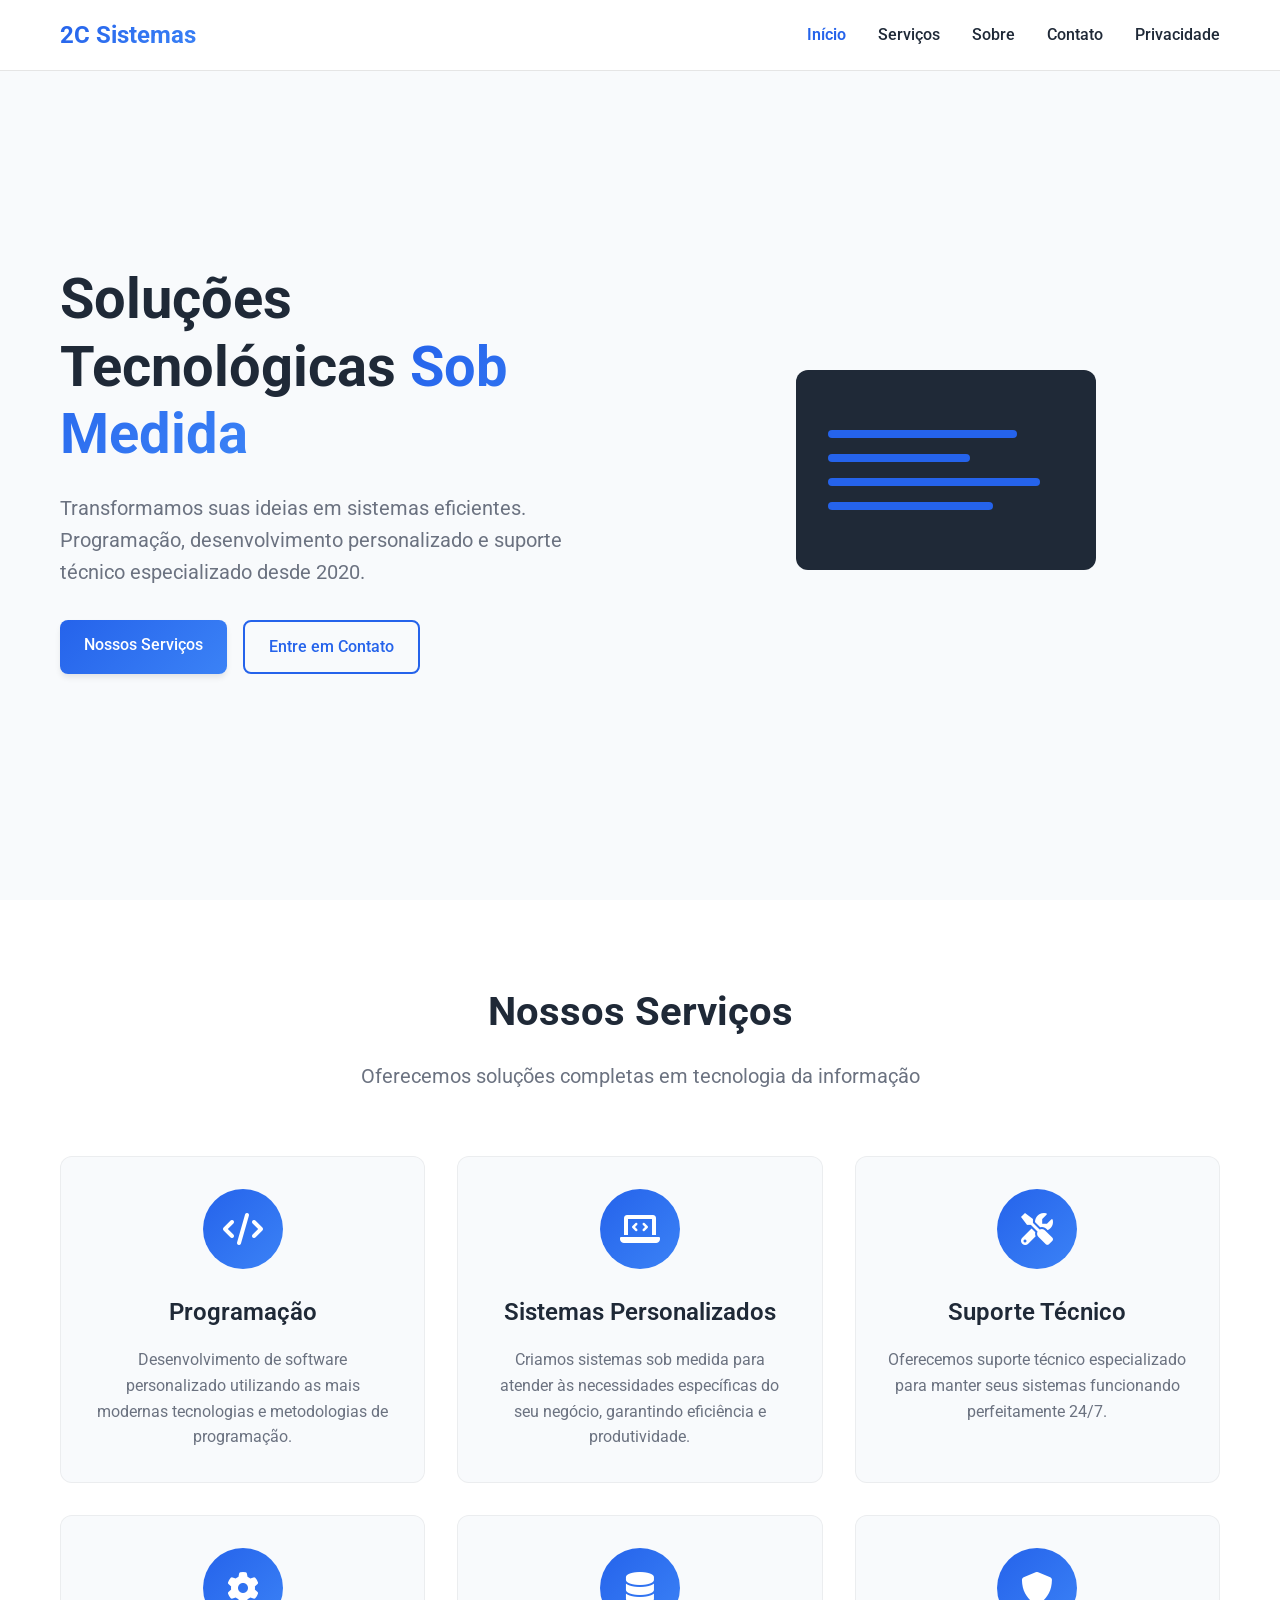
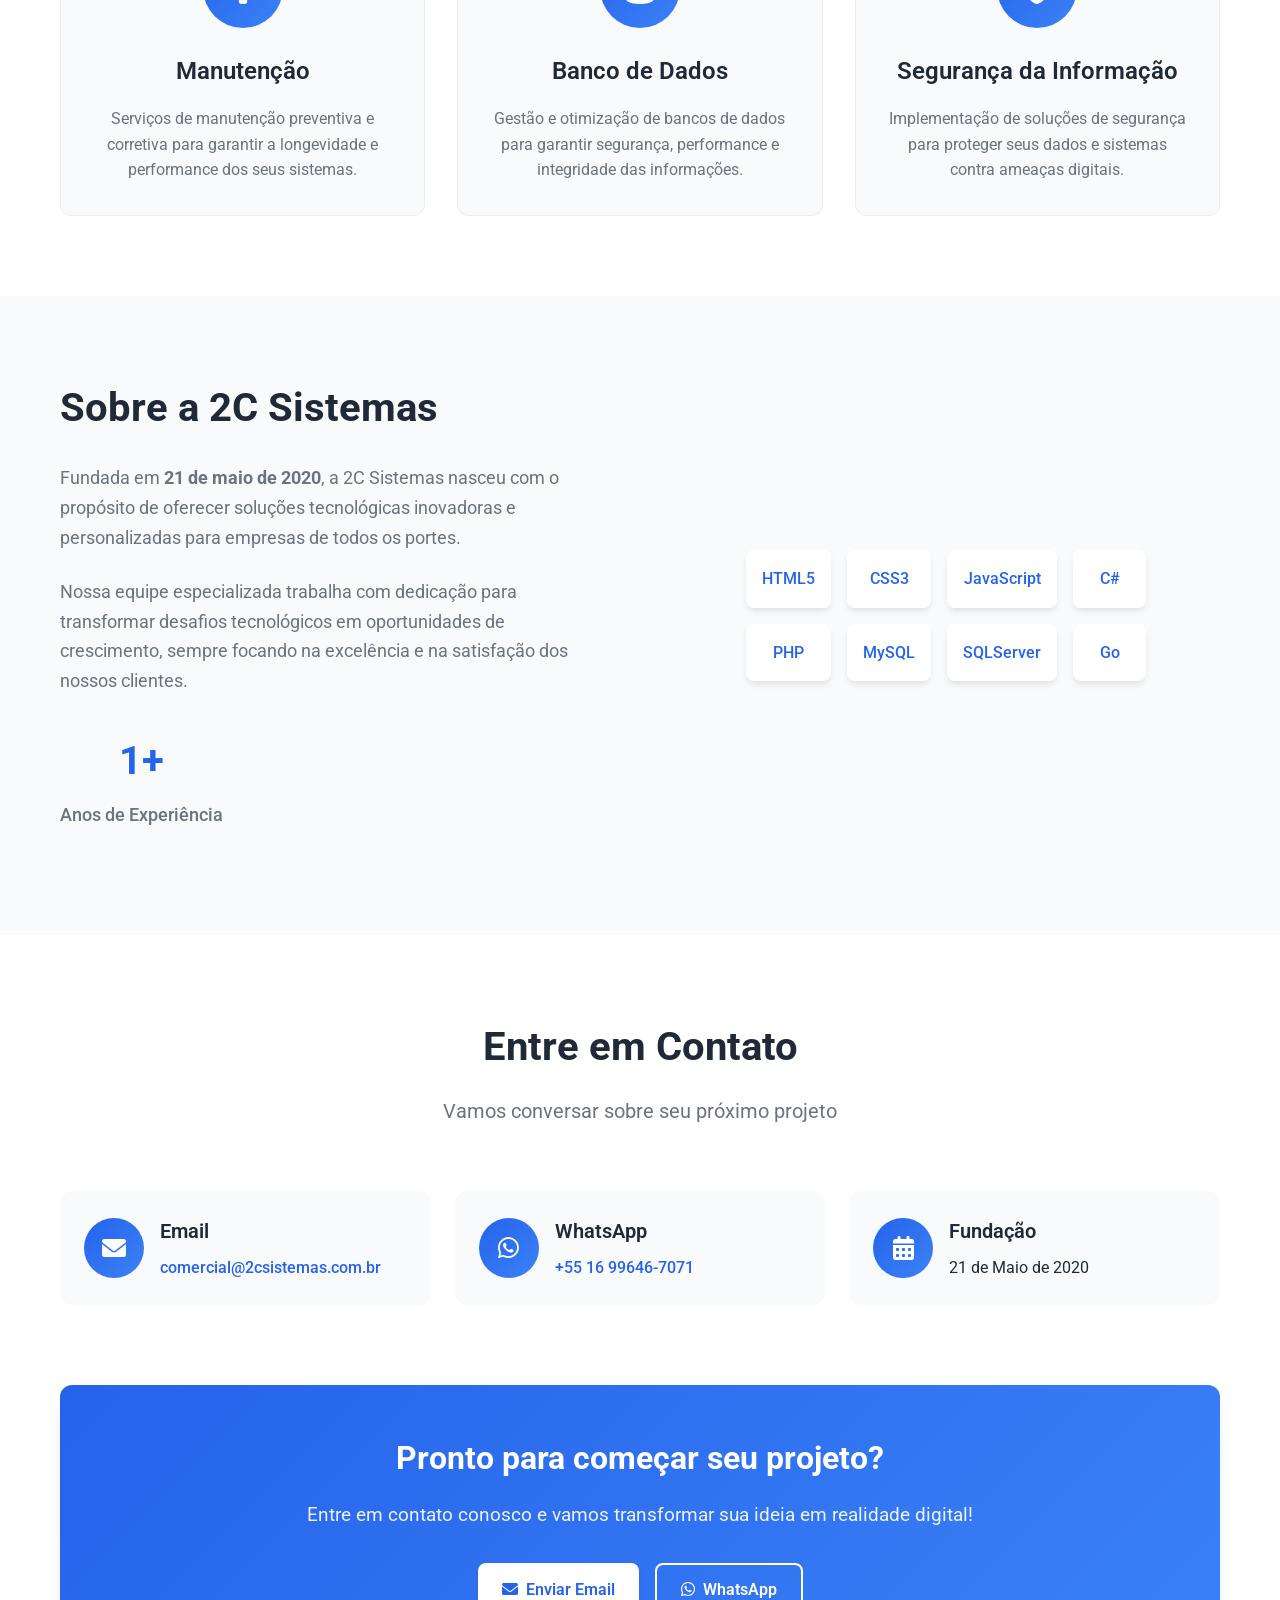
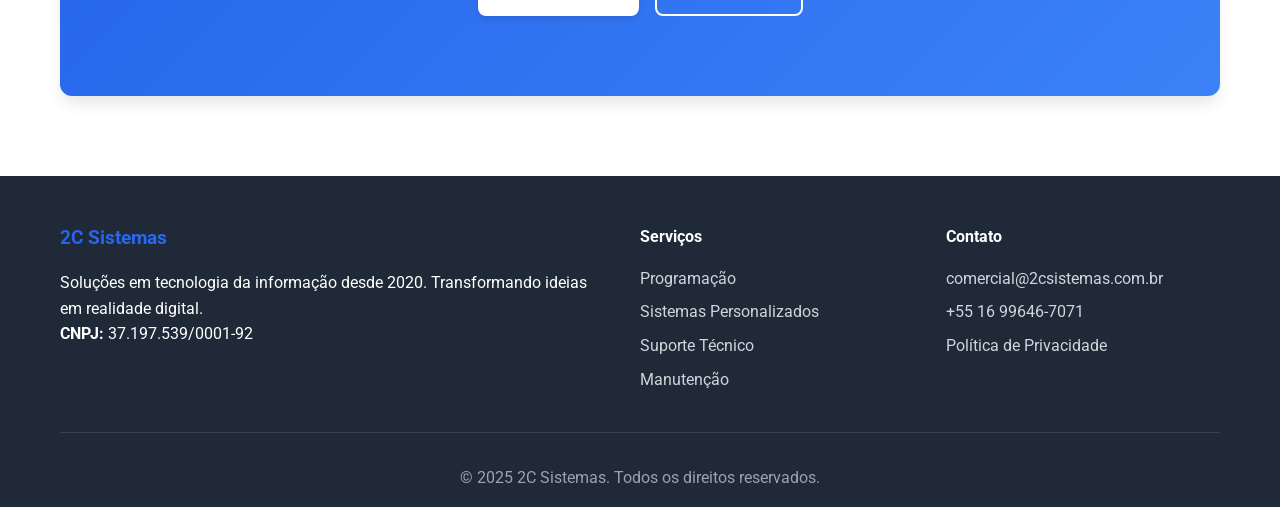
<file: index.html>
<!DOCTYPE html>
<html lang="pt-BR">
<head>
    <meta charset="UTF-8">
    <meta name="viewport" content="width=device-width, initial-scale=1.0">
    <title>2C Sistemas - Soluções em Tecnologia da Informação</title>
    <meta name="description" content="2C Sistemas - Programação, desenvolvimento de sistemas personalizados, suporte técnico e manutenção. Fundada em 2020, oferecemos soluções completas em TI.">
    <link rel="icon" type="image/svg+xml" href="favicon.svg">
    <meta name="theme-color" content="#2563eb">
    <link rel="stylesheet" href="styles.css">
    <link href="https://cdnjs.cloudflare.com/ajax/libs/font-awesome/6.0.0/css/all.min.css" rel="stylesheet">
    <link href="https://fonts.googleapis.com/css2?family=Roboto:wght@300;400;500;700&display=swap" rel="stylesheet">
</head>
<body>
    <!-- Header -->
    <header class="header">
        <nav class="navbar">
            <div class="container">
                <div class="nav-brand">
                    <h2>2C Sistemas</h2>
                </div>
                <ul class="nav-menu">
                    <li><a href="#home">Início</a></li>
                    <li><a href="#services">Serviços</a></li>
                    <li><a href="#about">Sobre</a></li>
                    <li><a href="#contact">Contato</a></li>
                    <li><a href="privacidade.html">Privacidade</a></li>
                </ul>
                <div class="nav-toggle">
                    <span></span>
                    <span></span>
                    <span></span>
                </div>
            </div>
        </nav>
    </header>

    <!-- Hero Section -->
    <section id="home" class="hero">
        <div class="container">
            <div class="hero-content">
                <h1>Soluções Tecnológicas <span>Sob Medida</span></h1>
                <p>Transformamos suas ideias em sistemas eficientes. Programação, desenvolvimento personalizado e suporte técnico especializado desde 2020.</p>
                <div class="hero-buttons">
                    <a href="#services" class="btn btn-primary">Nossos Serviços</a>
                    <a href="#contact" class="btn btn-secondary">Entre em Contato</a>
                </div>
            </div>
            <div class="hero-image">
                <div class="code-animation">
                    <div class="code-line"></div>
                    <div class="code-line"></div>
                    <div class="code-line"></div>
                    <div class="code-line"></div>
                </div>
            </div>
        </div>
    </section>

    <!-- Services Section -->
    <section id="services" class="services">
        <div class="container">
            <h2 class="section-title">Nossos Serviços</h2>
            <p class="section-subtitle">Oferecemos soluções completas em tecnologia da informação</p>
            
            <div class="services-grid">
                <div class="service-card">
                    <div class="service-icon">
                        <i class="fas fa-code"></i>
                    </div>
                    <h3>Programação</h3>
                    <p>Desenvolvimento de software personalizado utilizando as mais modernas tecnologias e metodologias de programação.</p>
                </div>
                
                <div class="service-card">
                    <div class="service-icon">
                        <i class="fas fa-laptop-code"></i>
                    </div>
                    <h3>Sistemas Personalizados</h3>
                    <p>Criamos sistemas sob medida para atender às necessidades específicas do seu negócio, garantindo eficiência e produtividade.</p>
                </div>
                
                <div class="service-card">
                    <div class="service-icon">
                        <i class="fas fa-tools"></i>
                    </div>
                    <h3>Suporte Técnico</h3>
                    <p>Oferecemos suporte técnico especializado para manter seus sistemas funcionando perfeitamente 24/7.</p>
                </div>
                
                <div class="service-card">
                    <div class="service-icon">
                        <i class="fas fa-cog"></i>
                    </div>
                    <h3>Manutenção</h3>
                    <p>Serviços de manutenção preventiva e corretiva para garantir a longevidade e performance dos seus sistemas.</p>
                </div>
                
                <div class="service-card">
                    <div class="service-icon">
                        <i class="fas fa-database"></i>
                    </div>
                    <h3>Banco de Dados</h3>
                    <p>Gestão e otimização de bancos de dados para garantir segurança, performance e integridade das informações.</p>
                </div>
                
                <div class="service-card">
                    <div class="service-icon">
                        <i class="fas fa-shield-alt"></i>
                    </div>
                    <h3>Segurança da Informação</h3>
                    <p>Implementação de soluções de segurança para proteger seus dados e sistemas contra ameaças digitais.</p>
                </div>
            </div>
        </div>
    </section>

    <!-- About Section -->
    <section id="about" class="about">
        <div class="container">
            <div class="about-content">
                <div class="about-text">
                    <h2>Sobre a 2C Sistemas</h2>
                    <p>Fundada em <strong>21 de maio de 2020</strong>, a 2C Sistemas nasceu com o propósito de oferecer soluções tecnológicas inovadoras e personalizadas para empresas de todos os portes.</p>
                    
                    <p>Nossa equipe especializada trabalha com dedicação para transformar desafios tecnológicos em oportunidades de crescimento, sempre focando na excelência e na satisfação dos nossos clientes.</p>
                    
                    <div class="stats">
                        <div class="stat-item">
                            <h3>5+</h3>
                            <p>Anos de Experiência</p>
                        </div>
                    </div>
                </div>
                
                <div class="about-image">
                    <div class="tech-stack">
                        <div class="tech-item">HTML5</div>
                        <div class="tech-item">CSS3</div>
                        <div class="tech-item">JavaScript</div>
                        <div class="tech-item">C#</div>
                        <div class="tech-item">PHP</div>
                        <div class="tech-item">MySQL</div>
                        <div class="tech-item">SQLServer</div>
                        <div class="tech-item">Go</div>
                    </div>
                </div>
            </div>
        </div>
    </section>

    <!-- Contact Section -->
    <section id="contact" class="contact">
        <div class="container">
            <h2 class="section-title">Entre em Contato</h2>
            <p class="section-subtitle">Vamos conversar sobre seu próximo projeto</p>
            
            <div class="contact-content">
                <div class="contact-info">
                    <div class="contact-item">
                        <div class="contact-icon">
                            <i class="fas fa-envelope"></i>
                        </div>
                        <div class="contact-details">
                            <h3>Email</h3>
                            <p><a href="mailto:comercial@2csistemas.com.br">comercial@2csistemas.com.br</a></p>
                        </div>
                    </div>
                    
                    <div class="contact-item">
                        <div class="contact-icon">
                            <i class="fab fa-whatsapp"></i>
                        </div>
                        <div class="contact-details">
                            <h3>WhatsApp</h3>
                            <p><a href="https://wa.me/5516996467071" target="_blank">+55 16 99646-7071</a></p>
                        </div>
                    </div>
                    
                    <div class="contact-item">
                        <div class="contact-icon">
                            <i class="fas fa-calendar-alt"></i>
                        </div>
                        <div class="contact-details">
                            <h3>Fundação</h3>
                            <p>21 de Maio de 2020</p>
                        </div>
                    </div>
                </div>
                
                <div class="contact-cta">
                    <div class="cta-content">
                        <h3>Pronto para começar seu projeto?</h3>
                        <p>Entre em contato conosco e vamos transformar sua ideia em realidade digital!</p>
                        
                        <div class="cta-buttons">
                            <a href="mailto:comercial@2csistemas.com.br" class="btn btn-primary">
                                <i class="fas fa-envelope"></i>
                                Enviar Email
                            </a>
                            <a href="https://wa.me/5516996467071" target="_blank" class="btn btn-secondary">
                                <i class="fab fa-whatsapp"></i>
                                WhatsApp
                            </a>
                        </div>
                    </div>
                </div>
            </div>
        </div>
    </section>

    <!-- Footer -->
    <footer class="footer">
        <div class="container">
            <div class="footer-content">
                <div class="footer-section">
                    <h3>2C Sistemas</h3>
                    <p>Soluções em tecnologia da informação desde 2020. Transformando ideias em realidade digital.</p>
                    <p><strong>CNPJ:</strong> 37.197.539/0001-92</p>
                </div>
                
                <div class="footer-section">
                    <h4>Serviços</h4>
                    <ul>
                        <li><a href="#services">Programação</a></li>
                        <li><a href="#services">Sistemas Personalizados</a></li>
                        <li><a href="#services">Suporte Técnico</a></li>
                        <li><a href="#services">Manutenção</a></li>
                    </ul>
                </div>
                
                <div class="footer-section">
                    <h4>Contato</h4>
                    <ul>
                        <li><a href="mailto:comercial@2csistemas.com.br">comercial@2csistemas.com.br</a></li>
                        <li><a href="https://wa.me/5516996467071">+55 16 99646-7071</a></li>
                        <li><a href="privacidade.html">Política de Privacidade</a></li>
                    </ul>
                </div>
            </div>
            
            <div class="footer-bottom">
                <p>&copy; 2025 2C Sistemas. Todos os direitos reservados.</p>
            </div>
        </div>
    </footer>

    <script src="script.js"></script>
</body>
</html>
</file>
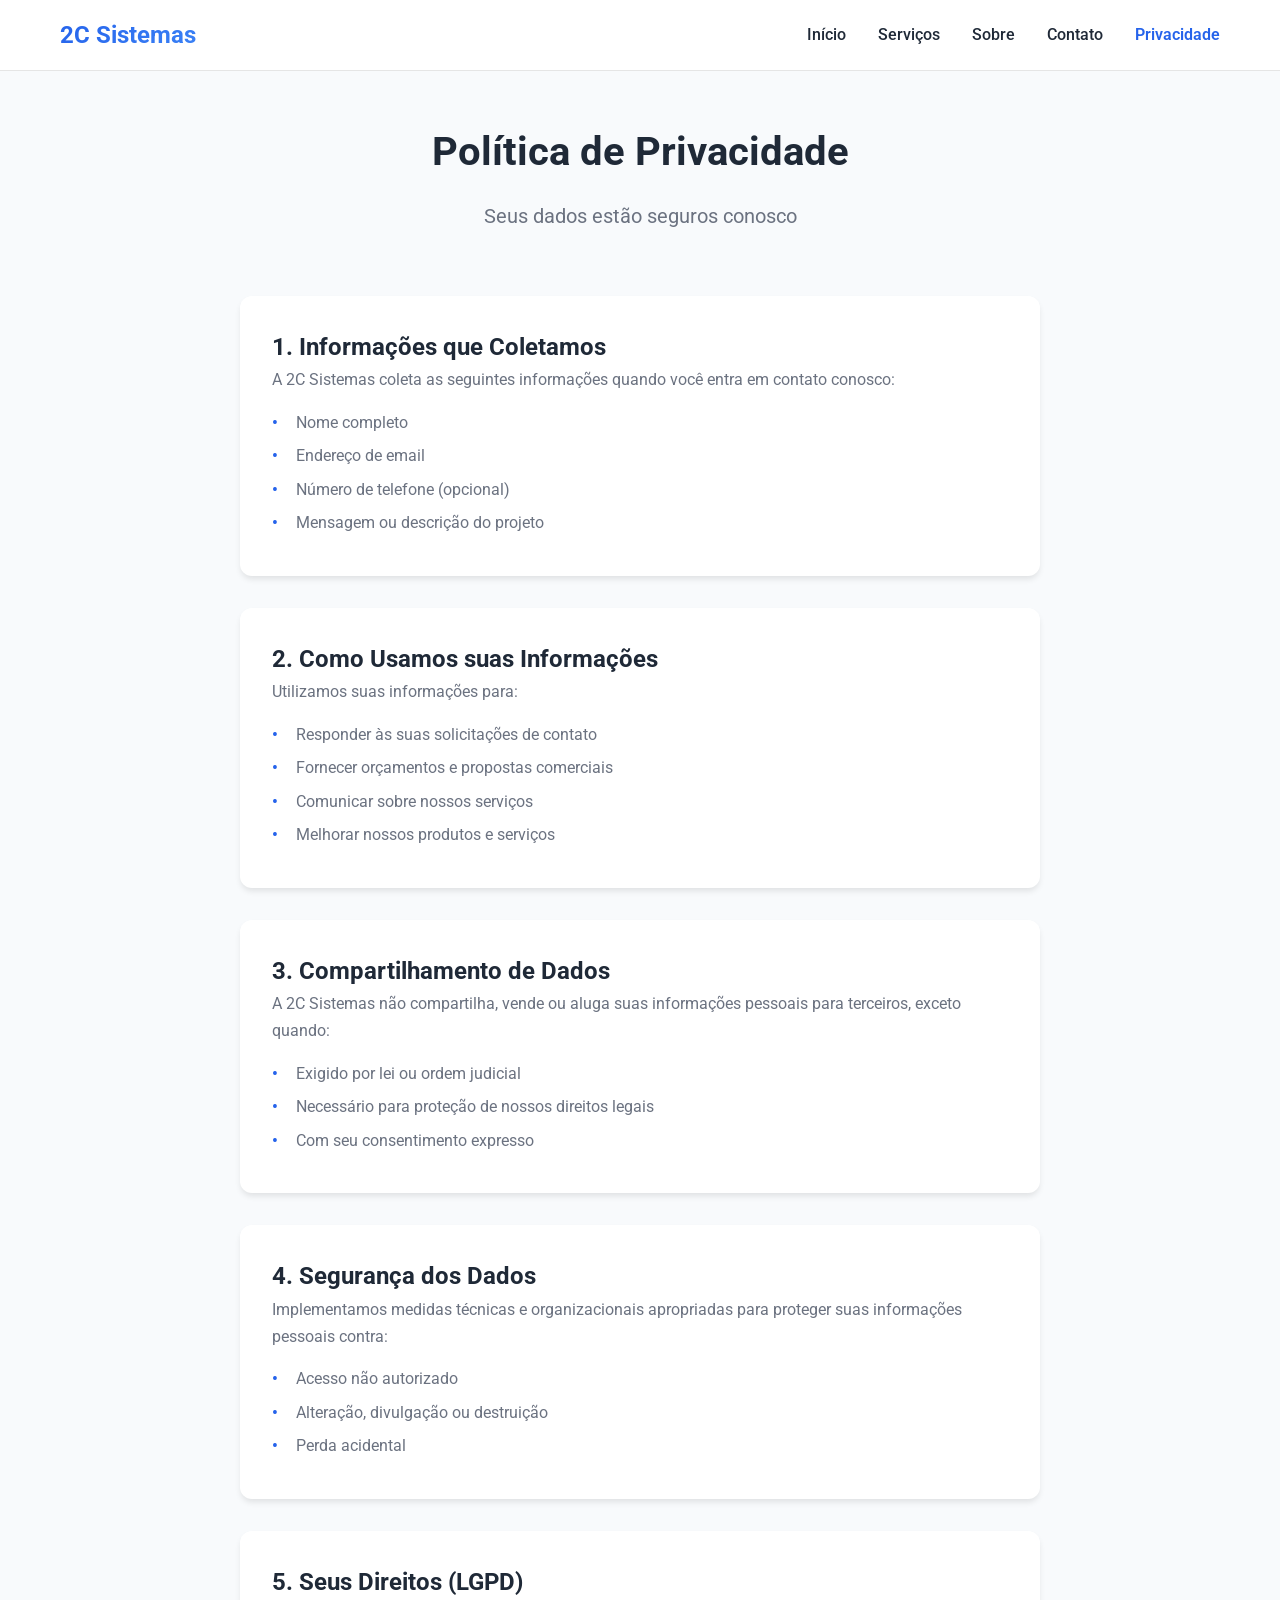
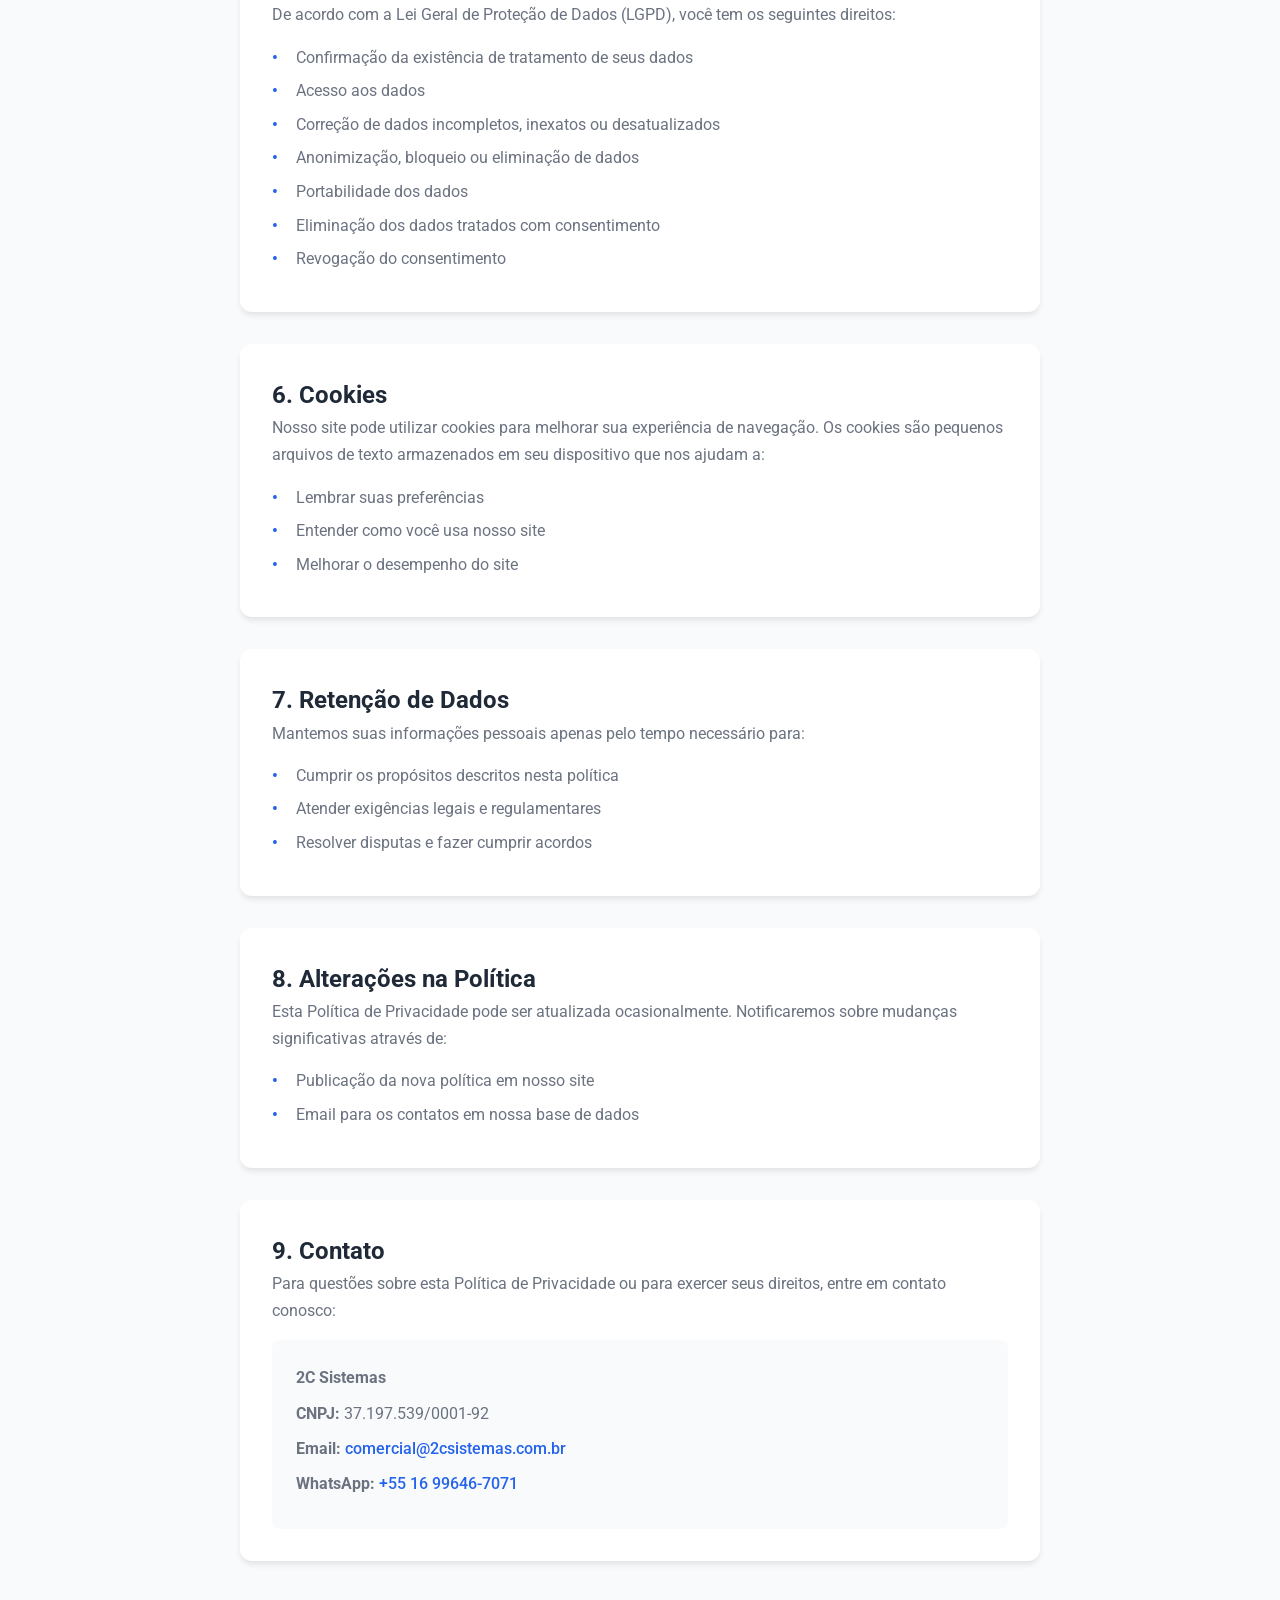
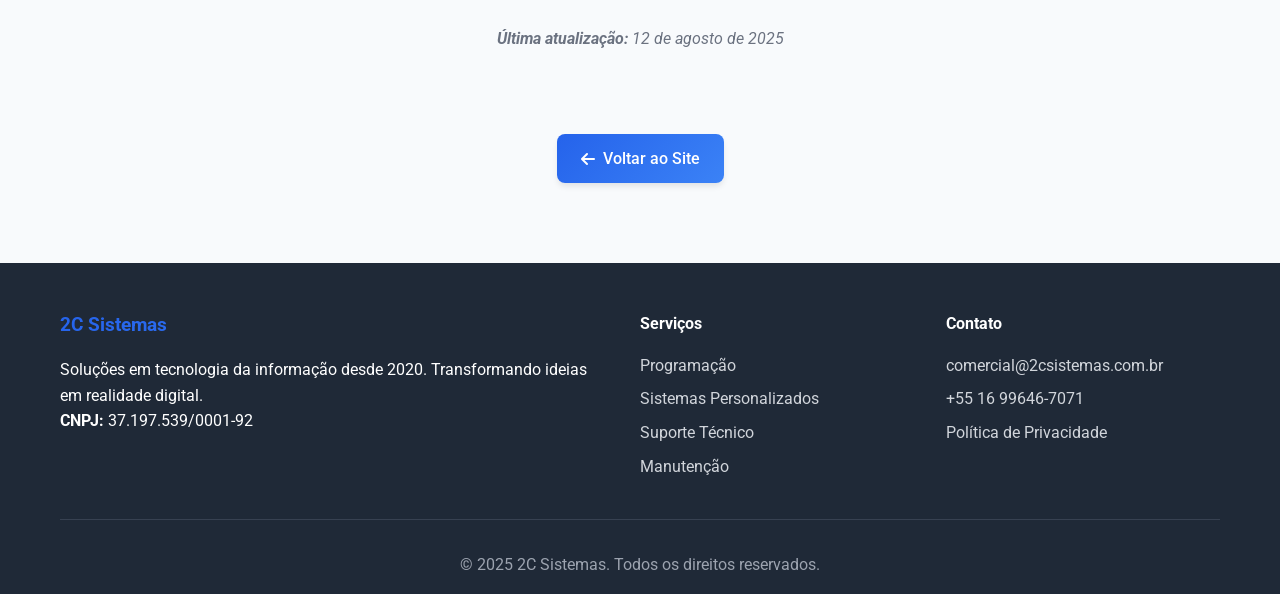
<file: privacidade.html>
<!DOCTYPE html>
<html lang="pt-BR">
<head>
    <meta charset="UTF-8">
    <meta name="viewport" content="width=device-width, initial-scale=1.0">
    <title>Política de Privacidade - 2C Sistemas</title>
    <meta name="description" content="Política de Privacidade da 2C Sistemas - Como protegemos seus dados pessoais em conformidade com a LGPD.">
    <link rel="icon" type="image/svg+xml" href="favicon.svg">
    <meta name="theme-color" content="#2563eb">
    <link rel="stylesheet" href="styles.css">
    <link href="https://cdnjs.cloudflare.com/ajax/libs/font-awesome/6.0.0/css/all.min.css" rel="stylesheet">
    <link href="https://fonts.googleapis.com/css2?family=Roboto:wght@300;400;500;700&display=swap" rel="stylesheet">
</head>
<body>
    <!-- Header -->
    <header class="header">
        <nav class="navbar">
            <div class="container">
                <div class="nav-brand">
                    <h2><a href="index.html">2C Sistemas</a></h2>
                </div>
                <ul class="nav-menu">
                    <li><a href="index.html">Início</a></li>
                    <li><a href="index.html#services">Serviços</a></li>
                    <li><a href="index.html#about">Sobre</a></li>
                    <li><a href="index.html#contact">Contato</a></li>
                    <li><a href="privacidade.html" class="active">Privacidade</a></li>
                </ul>
                <div class="nav-toggle">
                    <span></span>
                    <span></span>
                    <span></span>
                </div>
            </div>
        </nav>
    </header>

    <!-- Privacy Policy Section -->
    <section id="privacy" class="privacy" style="padding-top: 120px;">
        <div class="container">
            <h1 class="section-title">Política de Privacidade</h1>
            <p class="section-subtitle">Seus dados estão seguros conosco</p>
            
            <div class="privacy-content">
                <div class="privacy-section">
                    <h2>1. Informações que Coletamos</h2>
                    <p>A 2C Sistemas coleta as seguintes informações quando você entra em contato conosco:</p>
                    <ul>
                        <li>Nome completo</li>
                        <li>Endereço de email</li>
                        <li>Número de telefone (opcional)</li>
                        <li>Mensagem ou descrição do projeto</li>
                    </ul>
                </div>

                <div class="privacy-section">
                    <h2>2. Como Usamos suas Informações</h2>
                    <p>Utilizamos suas informações para:</p>
                    <ul>
                        <li>Responder às suas solicitações de contato</li>
                        <li>Fornecer orçamentos e propostas comerciais</li>
                        <li>Comunicar sobre nossos serviços</li>
                        <li>Melhorar nossos produtos e serviços</li>
                    </ul>
                </div>

                <div class="privacy-section">
                    <h2>3. Compartilhamento de Dados</h2>
                    <p>A 2C Sistemas não compartilha, vende ou aluga suas informações pessoais para terceiros, exceto quando:</p>
                    <ul>
                        <li>Exigido por lei ou ordem judicial</li>
                        <li>Necessário para proteção de nossos direitos legais</li>
                        <li>Com seu consentimento expresso</li>
                    </ul>
                </div>

                <div class="privacy-section">
                    <h2>4. Segurança dos Dados</h2>
                    <p>Implementamos medidas técnicas e organizacionais apropriadas para proteger suas informações pessoais contra:</p>
                    <ul>
                        <li>Acesso não autorizado</li>
                        <li>Alteração, divulgação ou destruição</li>
                        <li>Perda acidental</li>
                    </ul>
                </div>

                <div class="privacy-section">
                    <h2>5. Seus Direitos (LGPD)</h2>
                    <p>De acordo com a Lei Geral de Proteção de Dados (LGPD), você tem os seguintes direitos:</p>
                    <ul>
                        <li>Confirmação da existência de tratamento de seus dados</li>
                        <li>Acesso aos dados</li>
                        <li>Correção de dados incompletos, inexatos ou desatualizados</li>
                        <li>Anonimização, bloqueio ou eliminação de dados</li>
                        <li>Portabilidade dos dados</li>
                        <li>Eliminação dos dados tratados com consentimento</li>
                        <li>Revogação do consentimento</li>
                    </ul>
                </div>

                <div class="privacy-section">
                    <h2>6. Cookies</h2>
                    <p>Nosso site pode utilizar cookies para melhorar sua experiência de navegação. Os cookies são pequenos arquivos de texto armazenados em seu dispositivo que nos ajudam a:</p>
                    <ul>
                        <li>Lembrar suas preferências</li>
                        <li>Entender como você usa nosso site</li>
                        <li>Melhorar o desempenho do site</li>
                    </ul>
                </div>

                <div class="privacy-section">
                    <h2>7. Retenção de Dados</h2>
                    <p>Mantemos suas informações pessoais apenas pelo tempo necessário para:</p>
                    <ul>
                        <li>Cumprir os propósitos descritos nesta política</li>
                        <li>Atender exigências legais e regulamentares</li>
                        <li>Resolver disputas e fazer cumprir acordos</li>
                    </ul>
                </div>

                <div class="privacy-section">
                    <h2>8. Alterações na Política</h2>
                    <p>Esta Política de Privacidade pode ser atualizada ocasionalmente. Notificaremos sobre mudanças significativas através de:</p>
                    <ul>
                        <li>Publicação da nova política em nosso site</li>
                        <li>Email para os contatos em nossa base de dados</li>
                    </ul>
                </div>

                <div class="privacy-section">
                    <h2>9. Contato</h2>
                    <p>Para questões sobre esta Política de Privacidade ou para exercer seus direitos, entre em contato conosco:</p>
                    <div class="privacy-contact">
                        <p><strong>2C Sistemas</strong></p>
                        <p><strong>CNPJ:</strong> 37.197.539/0001-92</p>
                        <p><strong>Email:</strong> <a href="mailto:comercial@2csistemas.com.br">comercial@2csistemas.com.br</a></p>
                        <p><strong>WhatsApp:</strong> <a href="https://wa.me/5516996467071">+55 16 99646-7071</a></p>
                    </div>
                </div>

                <div class="privacy-footer">
                    <p><strong>Última atualização:</strong> 12 de agosto de 2025</p>
                </div>

                <div class="back-to-home">
                    <a href="index.html" class="btn btn-primary">
                        <i class="fas fa-arrow-left"></i> Voltar ao Site
                    </a>
                </div>
            </div>
        </div>
    </section>

    <!-- Footer -->
    <footer class="footer">
        <div class="container">
            <div class="footer-content">
                <div class="footer-section">
                    <h3>2C Sistemas</h3>
                    <p>Soluções em tecnologia da informação desde 2020. Transformando ideias em realidade digital.</p>
                    <p><strong>CNPJ:</strong> 37.197.539/0001-92</p>
                </div>
                
                <div class="footer-section">
                    <h4>Serviços</h4>
                    <ul>
                        <li><a href="index.html#services">Programação</a></li>
                        <li><a href="index.html#services">Sistemas Personalizados</a></li>
                        <li><a href="index.html#services">Suporte Técnico</a></li>
                        <li><a href="index.html#services">Manutenção</a></li>
                    </ul>
                </div>
                
                <div class="footer-section">
                    <h4>Contato</h4>
                    <ul>
                        <li><a href="mailto:comercial@2csistemas.com.br">comercial@2csistemas.com.br</a></li>
                        <li><a href="https://wa.me/5516996467071">+55 16 99646-7071</a></li>
                        <li><a href="privacidade.html">Política de Privacidade</a></li>
                    </ul>
                </div>
            </div>
            
            <div class="footer-bottom">
                <p>&copy; 2025 2C Sistemas. Todos os direitos reservados.</p>
            </div>
        </div>
    </footer>

    <script src="script.js"></script>
</body>
</html>
</file>
<file: styles.css>
/* Reset e configurações globais */
* {
    margin: 0;
    padding: 0;
    box-sizing: border-box;
}

:root {
    --primary-color: #2563eb;
    --secondary-color: #1e40af;
    --accent-color: #3b82f6;
    --text-color: #1f2937;
    --text-light: #6b7280;
    --background-light: #f8fafc;
    --white: #ffffff;
    --shadow: 0 4px 6px -1px rgba(0, 0, 0, 0.1);
    --shadow-lg: 0 10px 15px -3px rgba(0, 0, 0, 0.1);
    --gradient: linear-gradient(135deg, var(--primary-color), var(--accent-color));
}

body {
    font-family: 'Roboto', sans-serif;
    line-height: 1.6;
    color: var(--text-color);
}

.container {
    max-width: 1200px;
    margin: 0 auto;
    padding: 0 20px;
}

/* Header e Navegação */
.header {
    position: fixed;
    top: 0;
    width: 100%;
    background: rgba(255, 255, 255, 0.95);
    backdrop-filter: blur(10px);
    border-bottom: 1px solid rgba(0, 0, 0, 0.1);
    z-index: 1000;
}

.navbar {
    padding: 1rem 0;
}

.navbar .container {
    display: flex;
    justify-content: space-between;
    align-items: center;
}

.nav-brand h2 {
    background: var(--gradient);
    -webkit-background-clip: text;
    -webkit-text-fill-color: transparent;
    background-clip: text;
    font-weight: 700;
}

.nav-menu {
    display: flex;
    list-style: none;
    gap: 2rem;
}

.nav-menu a {
    text-decoration: none;
    color: var(--text-color);
    font-weight: 500;
    transition: color 0.3s ease;
}

.nav-menu a:hover {
    color: var(--primary-color);
}

.nav-menu a.active {
    color: var(--primary-color);
    font-weight: 600;
}

.nav-brand a {
    text-decoration: none;
    color: inherit;
}

.nav-toggle {
    display: none;
    flex-direction: column;
    cursor: pointer;
}

.nav-toggle span {
    width: 25px;
    height: 3px;
    background: var(--primary-color);
    margin: 3px 0;
    transition: 0.3s;
}

/* Hero Section */
.hero {
    background: var(--background-light);
    padding: 120px 0 80px;
    min-height: 100vh;
    display: flex;
    align-items: center;
}

.hero .container {
    display: grid;
    grid-template-columns: 1fr 1fr;
    gap: 4rem;
    align-items: center;
}

.hero-content h1 {
    font-size: 3.5rem;
    font-weight: 700;
    margin-bottom: 1.5rem;
    line-height: 1.2;
}

.hero-content h1 span {
    background: var(--gradient);
    -webkit-background-clip: text;
    -webkit-text-fill-color: transparent;
    background-clip: text;
}

.hero-content p {
    font-size: 1.25rem;
    color: var(--text-light);
    margin-bottom: 2rem;
}

.hero-buttons {
    display: flex;
    gap: 1rem;
}

.btn {
    display: inline-block;
    padding: 12px 24px;
    border-radius: 8px;
    text-decoration: none;
    font-weight: 500;
    transition: all 0.3s ease;
    border: none;
    cursor: pointer;
}

.btn-primary {
    background: var(--gradient);
    color: var(--white);
    box-shadow: var(--shadow);
}

.btn-primary:hover {
    transform: translateY(-2px);
    box-shadow: var(--shadow-lg);
}

.btn-secondary {
    background: transparent;
    color: var(--primary-color);
    border: 2px solid var(--primary-color);
}

.btn-secondary:hover {
    background: var(--primary-color);
    color: var(--white);
}

/* Hero Animation */
.hero-image {
    display: flex;
    justify-content: center;
    align-items: center;
}

.code-animation {
    background: var(--text-color);
    border-radius: 12px;
    padding: 2rem;
    width: 300px;
    height: 200px;
    display: flex;
    flex-direction: column;
    justify-content: center;
    gap: 1rem;
}

.code-line {
    height: 8px;
    background: var(--primary-color);
    border-radius: 4px;
    animation: typing 2s infinite alternate;
}

.code-line:nth-child(1) {
    width: 80%;
    animation-delay: 0s;
}

.code-line:nth-child(2) {
    width: 60%;
    animation-delay: 0.5s;
}

.code-line:nth-child(3) {
    width: 90%;
    animation-delay: 1s;
}

.code-line:nth-child(4) {
    width: 70%;
    animation-delay: 1.5s;
}

@keyframes typing {
    0% {
        opacity: 0.3;
        transform: scaleX(0.8);
    }
    100% {
        opacity: 1;
        transform: scaleX(1);
    }
}

/* Sections */
section {
    padding: 80px 0;
}

.section-title {
    text-align: center;
    font-size: 2.5rem;
    font-weight: 700;
    margin-bottom: 1rem;
    color: var(--text-color);
}

.section-subtitle {
    text-align: center;
    font-size: 1.25rem;
    color: var(--text-light);
    margin-bottom: 4rem;
}

/* Services Section */
.services {
    background: var(--white);
}

.services-grid {
    display: grid;
    grid-template-columns: repeat(auto-fit, minmax(350px, 1fr));
    gap: 2rem;
}

.service-card {
    background: var(--background-light);
    padding: 2rem;
    border-radius: 12px;
    text-align: center;
    transition: transform 0.3s ease, box-shadow 0.3s ease;
    border: 1px solid rgba(0, 0, 0, 0.05);
}

.service-card:hover {
    transform: translateY(-5px);
    box-shadow: var(--shadow-lg);
}

.service-icon {
    width: 80px;
    height: 80px;
    background: var(--gradient);
    border-radius: 50%;
    display: flex;
    align-items: center;
    justify-content: center;
    margin: 0 auto 1.5rem;
}

.service-icon i {
    font-size: 2rem;
    color: var(--white);
}

.service-card h3 {
    font-size: 1.5rem;
    font-weight: 600;
    margin-bottom: 1rem;
    color: var(--text-color);
}

.service-card p {
    color: var(--text-light);
    line-height: 1.6;
}

/* About Section */
.about {
    background: var(--background-light);
}

.about-content {
    display: grid;
    grid-template-columns: 1fr 1fr;
    gap: 4rem;
    align-items: center;
}

.about-text h2 {
    font-size: 2.5rem;
    font-weight: 700;
    margin-bottom: 1.5rem;
    color: var(--text-color);
}

.about-text p {
    font-size: 1.1rem;
    color: var(--text-light);
    margin-bottom: 1.5rem;
    line-height: 1.7;
}

.stats {
    display: flex;
    gap: 2rem;
    margin-top: 2rem;
}

.stat-item {
    text-align: center;
}

.stat-item h3 {
    font-size: 2.5rem;
    font-weight: 700;
    color: var(--primary-color);
    margin-bottom: 0.5rem;
}

.stat-item p {
    color: var(--text-light);
    font-weight: 500;
}

/* Tech Stack Animation */
.about-image {
    display: flex;
    justify-content: center;
    align-items: center;
}

.tech-stack {
    display: grid;
    grid-template-columns: repeat(4, 1fr);
    gap: 1rem;
    max-width: 400px;
}

.tech-item {
    background: var(--white);
    padding: 1rem;
    border-radius: 8px;
    text-align: center;
    font-weight: 500;
    color: var(--primary-color);
    box-shadow: var(--shadow);
    transition: transform 0.3s ease;
    animation: float 3s ease-in-out infinite;
}

.tech-item:nth-child(odd) {
    animation-delay: 0.5s;
}

.tech-item:hover {
    transform: scale(1.05);
}

@keyframes float {
    0%, 100% {
        transform: translateY(0px);
    }
    50% {
        transform: translateY(-10px);
    }
}

/* Contact Section */
.contact {
    background: var(--white);
}

.contact-content {
    display: block;
}

.contact-info {
    display: grid;
    grid-template-columns: repeat(auto-fit, minmax(300px, 1fr));
    gap: 1.5rem;
    margin-bottom: 3rem;
}

.contact-item {
    display: flex;
    align-items: center;
    gap: 1rem;
    margin-bottom: 2rem;
    padding: 1.5rem;
    background: var(--background-light);
    border-radius: 12px;
    transition: transform 0.3s ease;
}

.contact-item:hover {
    transform: translateX(5px);
}

.contact-icon {
    width: 60px;
    height: 60px;
    background: var(--gradient);
    border-radius: 50%;
    display: flex;
    align-items: center;
    justify-content: center;
    flex-shrink: 0;
}

.contact-icon i {
    font-size: 1.5rem;
    color: var(--white);
}

.contact-details h3 {
    font-size: 1.25rem;
    font-weight: 600;
    margin-bottom: 0.5rem;
    color: var(--text-color);
}

.contact-details a {
    color: var(--primary-color);
    text-decoration: none;
    font-weight: 500;
    transition: color 0.3s ease;
}

.contact-details a:hover {
    color: var(--secondary-color);
}

/* Contact CTA Section */
.contact-cta {
    background: var(--gradient);
    border-radius: 12px;
    padding: 3rem;
    text-align: center;
    color: var(--white);
    box-shadow: var(--shadow-lg);
    margin-top: 2rem;
}

.cta-content h3 {
    font-size: 2rem;
    font-weight: 700;
    margin-bottom: 1rem;
    color: var(--white);
}

.cta-content p {
    font-size: 1.2rem;
    margin-bottom: 2rem;
    opacity: 0.9;
}

.cta-buttons {
    display: flex;
    justify-content: center;
    gap: 1rem;
    margin-bottom: 2rem;
}

.cta-buttons .btn {
    padding: 12px 24px;
    border-radius: 8px;
    text-decoration: none;
    font-weight: 600;
    transition: all 0.3s ease;
    display: inline-flex;
    align-items: center;
    gap: 0.5rem;
}

.cta-buttons .btn-primary {
    background: var(--white);
    color: var(--primary-color);
}

.cta-buttons .btn-primary:hover {
    background: var(--background-light);
    transform: translateY(-2px);
    box-shadow: 0 5px 15px rgba(0, 0, 0, 0.2);
}

.cta-buttons .btn-secondary {
    background: transparent;
    color: var(--white);
    border: 2px solid var(--white);
}

.cta-buttons .btn-secondary:hover {
    background: var(--white);
    color: var(--primary-color);
}

.cta-info {
    display: flex;
    justify-content: center;
    gap: 2rem;
    margin-bottom: 2rem;
    flex-wrap: wrap;
}

.info-item {
    display: flex;
    align-items: center;
    gap: 0.5rem;
    font-size: 0.95rem;
    opacity: 0.9;
}

.info-item i {
    font-size: 1.1rem;
}

.tech-highlights {
    border-top: 1px solid rgba(255, 255, 255, 0.2);
    padding-top: 2rem;
}

.tech-highlights h4 {
    font-size: 1.2rem;
    margin-bottom: 1rem;
    color: var(--white);
    font-weight: 600;
}

.tech-badges {
    display: flex;
    justify-content: center;
    gap: 0.5rem;
    flex-wrap: wrap;
}

.tech-badge {
    background: rgba(255, 255, 255, 0.2);
    color: var(--white);
    padding: 0.5rem 1rem;
    border-radius: 20px;
    font-size: 0.9rem;
    font-weight: 500;
    backdrop-filter: blur(5px);
    border: 1px solid rgba(255, 255, 255, 0.1);
    transition: all 0.3s ease;
}

.tech-badge:hover {
    background: rgba(255, 255, 255, 0.3);
    transform: translateY(-2px);
}

/* Privacy Policy Section */
.privacy {
    background: var(--background-light);
    padding: 80px 0;
}

.privacy-content {
    max-width: 800px;
    margin: 0 auto;
}

.privacy-section {
    background: var(--white);
    padding: 2rem;
    margin-bottom: 2rem;
    border-radius: 12px;
    box-shadow: var(--shadow);
}

.privacy-section h3 {
    color: var(--primary-color);
    font-size: 1.5rem;
    font-weight: 600;
    margin-bottom: 1rem;
    border-bottom: 2px solid var(--background-light);
    padding-bottom: 0.5rem;
}

.privacy-section p {
    color: var(--text-light);
    line-height: 1.7;
    margin-bottom: 1rem;
}

.privacy-section ul {
    list-style: none;
    margin-left: 0;
}

.privacy-section ul li {
    position: relative;
    padding-left: 1.5rem;
    margin-bottom: 0.5rem;
    color: var(--text-light);
    line-height: 1.6;
}

.privacy-section ul li::before {
    content: "•";
    color: var(--primary-color);
    font-weight: bold;
    position: absolute;
    left: 0;
}

.privacy-contact {
    background: var(--background-light);
    padding: 1.5rem;
    border-radius: 8px;
    margin-top: 1rem;
}

.privacy-contact p {
    margin-bottom: 0.5rem;
}

.privacy-contact a {
    color: var(--primary-color);
    text-decoration: none;
    font-weight: 500;
}

.privacy-contact a:hover {
    color: var(--secondary-color);
}

.privacy-footer {
    text-align: center;
    margin-top: 2rem;
    padding-top: 2rem;
    border-top: 1px solid var(--background-light);
}

.privacy-footer p {
    color: var(--text-light);
    font-style: italic;
}

.back-to-home {
    text-align: center;
    margin-top: 3rem;
    padding-top: 2rem;
    border-top: 2px solid var(--background-light);
}

.back-to-home .btn {
    display: inline-flex;
    align-items: center;
    gap: 0.5rem;
    text-decoration: none;
}

/* Form */
.contact-form {
    background: var(--background-light);
    padding: 2rem;
    border-radius: 12px;
}

.form-group {
    margin-bottom: 1.5rem;
}

.form-group input,
.form-group textarea {
    width: 100%;
    padding: 1rem;
    border: 2px solid transparent;
    background: var(--white);
    border-radius: 8px;
    font-size: 1rem;
    transition: border-color 0.3s ease;
}

.form-group input:focus,
.form-group textarea:focus {
    outline: none;
    border-color: var(--primary-color);
}

.form-group textarea {
    resize: vertical;
    min-height: 120px;
}

/* Footer */
.footer {
    background: var(--text-color);
    color: var(--white);
    padding: 3rem 0 1rem;
}

.footer-content {
    display: grid;
    grid-template-columns: 2fr 1fr 1fr;
    gap: 2rem;
    margin-bottom: 2rem;
}

.footer-section h3,
.footer-section h4 {
    margin-bottom: 1rem;
}

.footer-section h3 {
    background: var(--gradient);
    -webkit-background-clip: text;
    -webkit-text-fill-color: transparent;
    background-clip: text;
    font-weight: 700;
}

.footer-section ul {
    list-style: none;
}

.footer-section ul li {
    margin-bottom: 0.5rem;
}

.footer-section ul li a {
    color: #d1d5db;
    text-decoration: none;
    transition: color 0.3s ease;
}

.footer-section ul li a:hover {
    color: var(--white);
}

.footer-bottom {
    border-top: 1px solid #374151;
    padding-top: 2rem;
    text-align: center;
    color: #9ca3af;
}

/* Responsividade */
@media (max-width: 768px) {
    .nav-menu {
        position: fixed;
        left: -100%;
        top: 70px;
        flex-direction: column;
        background: var(--white);
        width: 100%;
        text-align: center;
        transition: 0.3s;
        box-shadow: var(--shadow);
        padding: 2rem 0;
    }

    .nav-menu.active {
        left: 0;
    }

    .nav-toggle {
        display: flex;
    }

    .hero .container {
        grid-template-columns: 1fr;
        text-align: center;
    }

    .hero-content h1 {
        font-size: 2.5rem;
    }

    .hero-buttons {
        justify-content: center;
        flex-wrap: wrap;
    }

    .services-grid {
        grid-template-columns: 1fr;
    }

    .about-content {
        grid-template-columns: 1fr;
        text-align: center;
    }

    .stats {
        justify-content: center;
    }

    .contact-info {
        grid-template-columns: 1fr;
    }

    .contact-cta {
        padding: 2rem;
        margin-top: 1.5rem;
    }

    .cta-content h3 {
        font-size: 1.5rem;
    }

    .cta-buttons {
        flex-direction: column;
        align-items: center;
    }

    .cta-info {
        flex-direction: column;
        gap: 1rem;
        text-align: center;
    }

    .privacy-section {
        padding: 1.5rem;
        margin-bottom: 1.5rem;
    }

    .footer-content {
        grid-template-columns: 1fr;
        text-align: center;
    }

    .tech-stack {
        grid-template-columns: repeat(2, 1fr);
        margin: 0 auto;
    }
}

@media (max-width: 480px) {
    .container {
        padding: 0 15px;
    }

    .hero-content h1 {
        font-size: 2rem;
    }

    .section-title {
        font-size: 2rem;
    }

    .services-grid {
        grid-template-columns: 1fr;
    }

    .service-card {
        padding: 1.5rem;
    }

    .stats {
        flex-direction: column;
        gap: 1rem;
    }
}

/* Animações de entrada */
.fade-in {
    opacity: 0;
    transform: translateY(30px);
    animation: fadeIn 0.6s ease forwards;
}

@keyframes fadeIn {
    to {
        opacity: 1;
        transform: translateY(0);
    }
}
</file>
